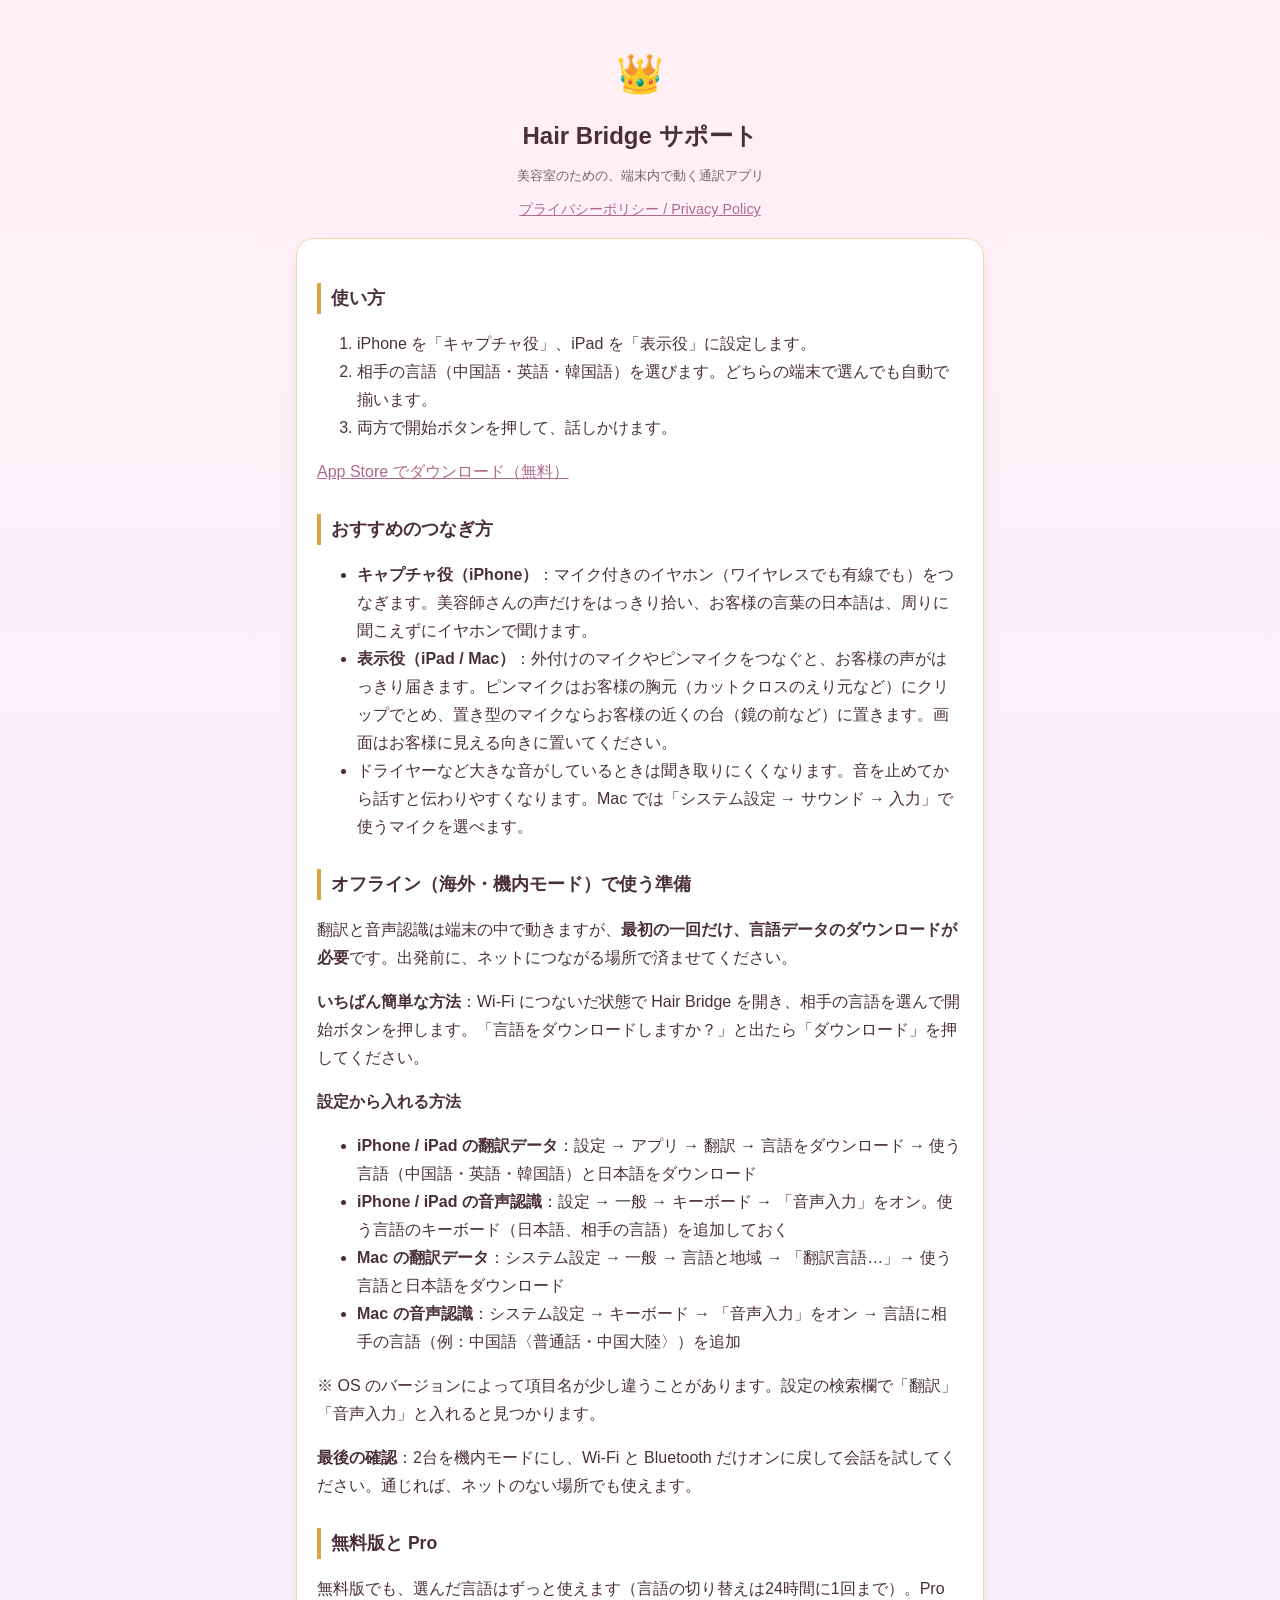
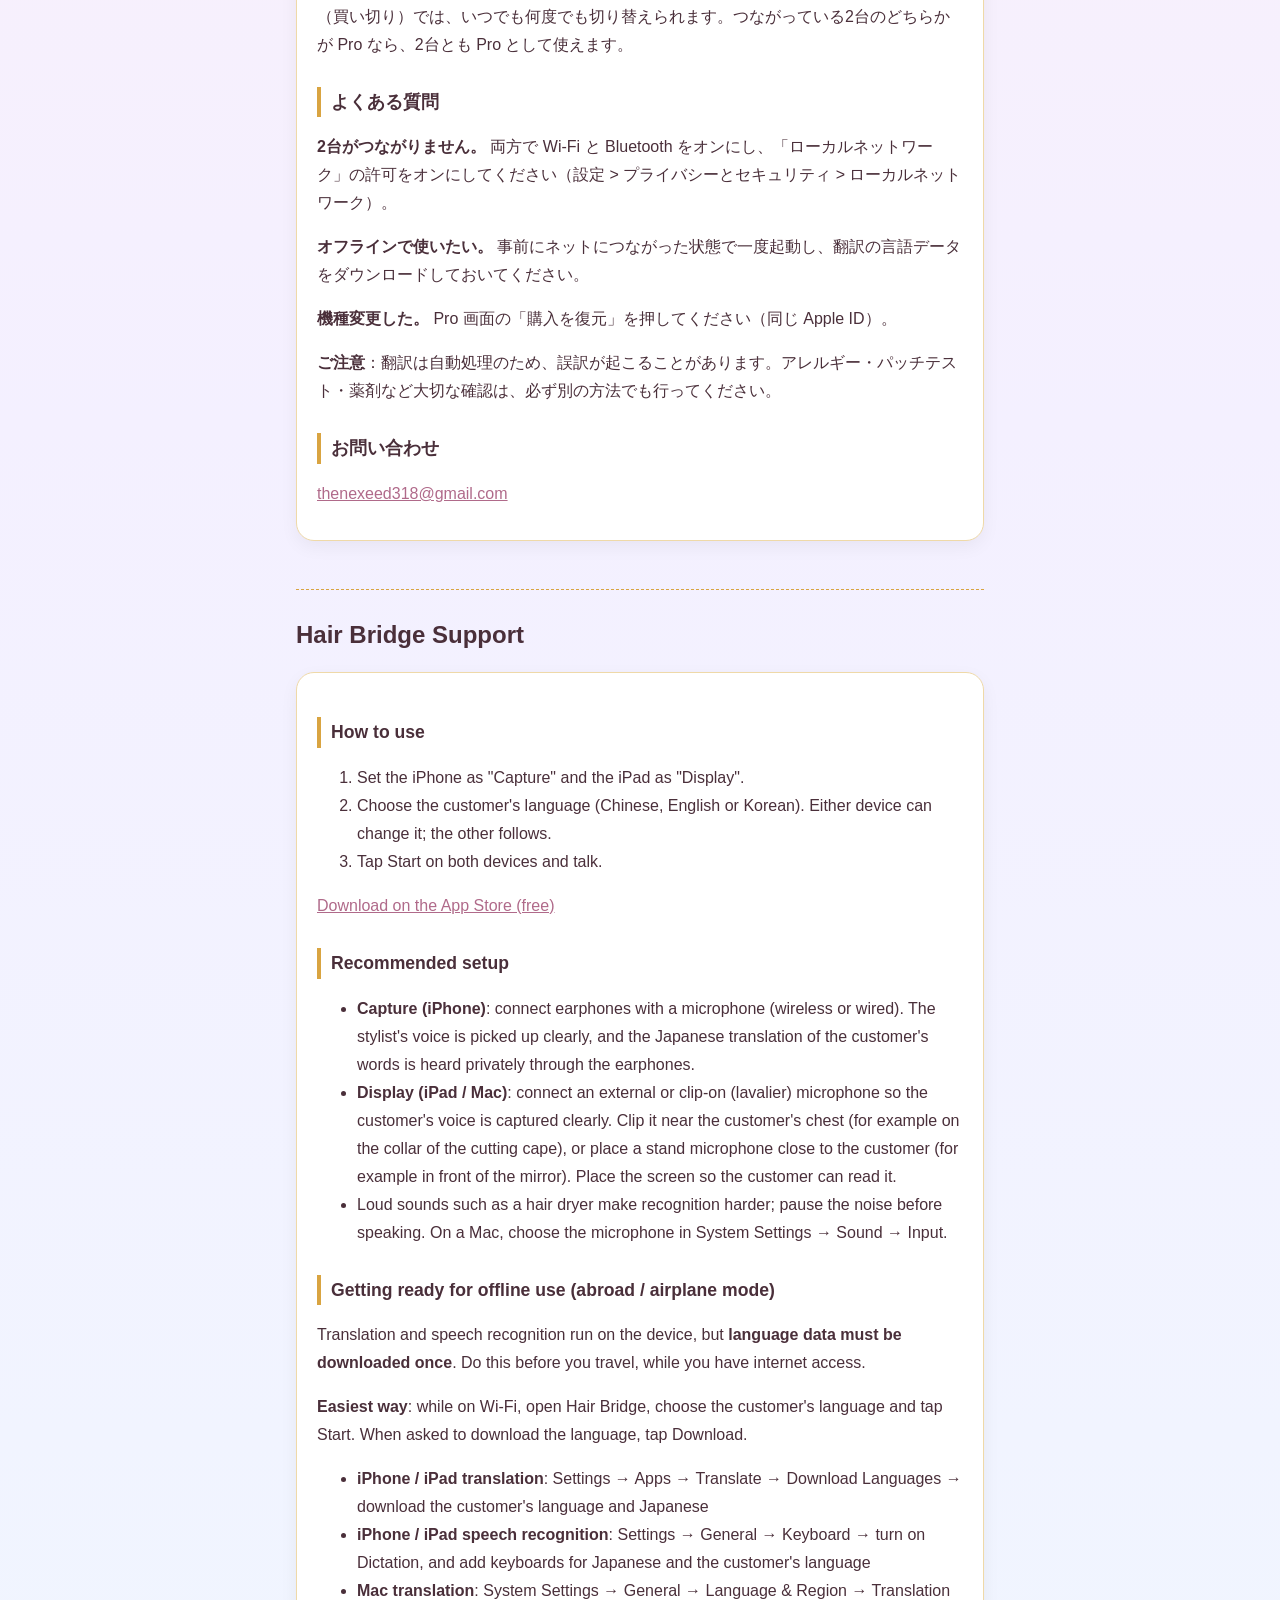
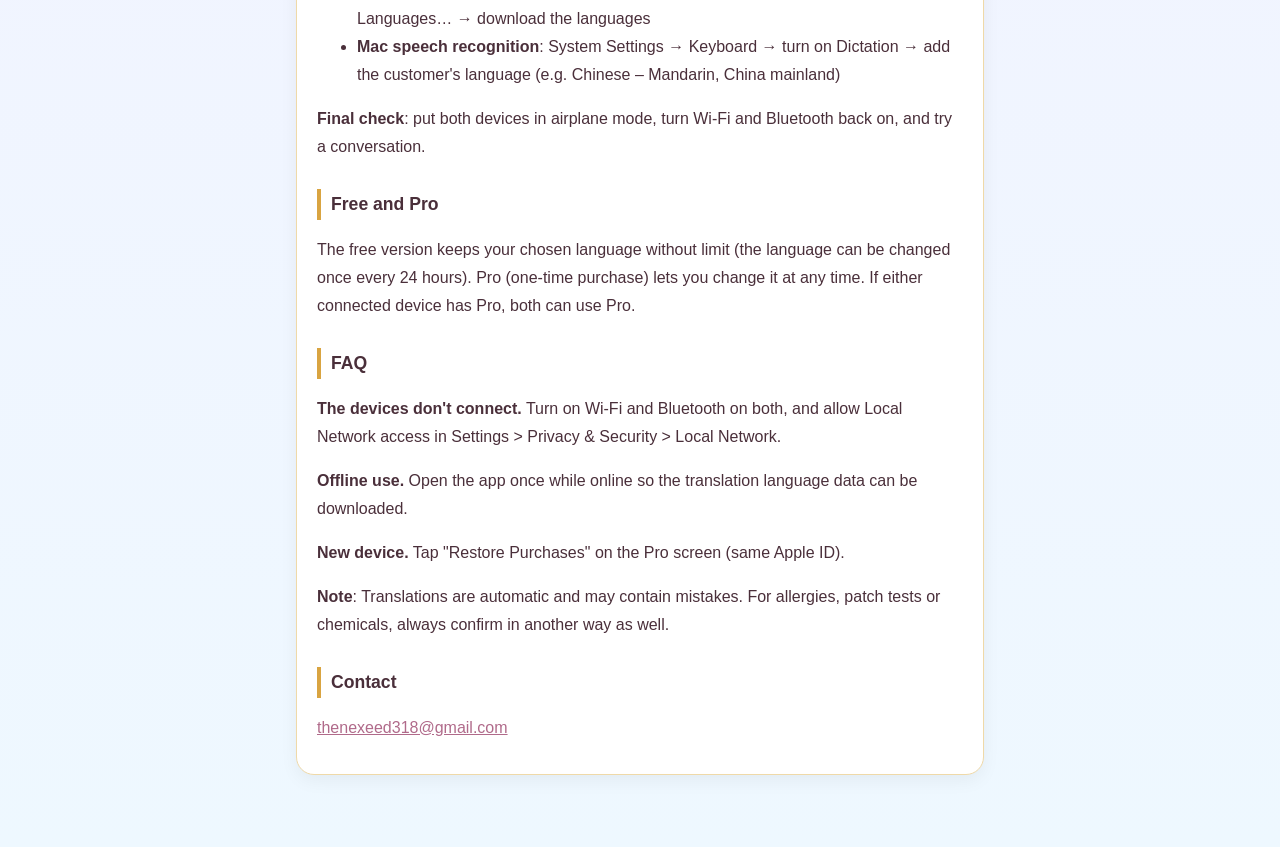
<file: index.html>
<!doctype html>
<html lang="ja">
<head>
<meta charset="utf-8">
<meta name="viewport" content="width=device-width, initial-scale=1">
<title>Hair Bridge サポート / Support</title>
<link rel="stylesheet" href="style.css">
</head>
<body>
<main>
<header><div class="crown">👑</div><h1>Hair Bridge サポート</h1>
<small>美容室のための、端末内で動く通訳アプリ</small></header>
<nav><a href="privacy.html">プライバシーポリシー / Privacy Policy</a></nav>

<div class="card">
<h2>使い方</h2>
<ol>
<li>iPhone を「キャプチャ役」、iPad を「表示役」に設定します。</li>
<li>相手の言語（中国語・英語・韓国語）を選びます。どちらの端末で選んでも自動で揃います。</li>
<li>両方で開始ボタンを押して、話しかけます。</li>
</ol>
<p><a href="https://apps.apple.com/app/hair-bridge/id6821890479">App Store でダウンロード（無料）</a></p>
<h2>おすすめのつなぎ方</h2>
<ul>
<li><b>キャプチャ役（iPhone）</b>：マイク付きのイヤホン（ワイヤレスでも有線でも）をつなぎます。美容師さんの声だけをはっきり拾い、お客様の言葉の日本語は、周りに聞こえずにイヤホンで聞けます。</li>
<li><b>表示役（iPad / Mac）</b>：外付けのマイクやピンマイクをつなぐと、お客様の声がはっきり届きます。ピンマイクはお客様の胸元（カットクロスのえり元など）にクリップでとめ、置き型のマイクならお客様の近くの台（鏡の前など）に置きます。画面はお客様に見える向きに置いてください。</li>
<li>ドライヤーなど大きな音がしているときは聞き取りにくくなります。音を止めてから話すと伝わりやすくなります。Mac では「システム設定 → サウンド → 入力」で使うマイクを選べます。</li>
</ul>
<h2>オフライン（海外・機内モード）で使う準備</h2>
<p>翻訳と音声認識は端末の中で動きますが、<b>最初の一回だけ、言語データのダウンロードが必要</b>です。出発前に、ネットにつながる場所で済ませてください。</p>
<p><b>いちばん簡単な方法</b>：Wi-Fi につないだ状態で Hair Bridge を開き、相手の言語を選んで開始ボタンを押します。「言語をダウンロードしますか？」と出たら「ダウンロード」を押してください。</p>
<p><b>設定から入れる方法</b></p>
<ul>
<li><b>iPhone / iPad の翻訳データ</b>：設定 → アプリ → 翻訳 → 言語をダウンロード → 使う言語（中国語・英語・韓国語）と日本語をダウンロード</li>
<li><b>iPhone / iPad の音声認識</b>：設定 → 一般 → キーボード → 「音声入力」をオン。使う言語のキーボード（日本語、相手の言語）を追加しておく</li>
<li><b>Mac の翻訳データ</b>：システム設定 → 一般 → 言語と地域 → 「翻訳言語…」→ 使う言語と日本語をダウンロード</li>
<li><b>Mac の音声認識</b>：システム設定 → キーボード → 「音声入力」をオン → 言語に相手の言語（例：中国語〈普通話・中国大陸〉）を追加</li>
</ul>
<p>※ OS のバージョンによって項目名が少し違うことがあります。設定の検索欄で「翻訳」「音声入力」と入れると見つかります。</p>
<p><b>最後の確認</b>：2台を機内モードにし、Wi-Fi と Bluetooth だけオンに戻して会話を試してください。通じれば、ネットのない場所でも使えます。</p>

<h2>無料版と Pro</h2>
<p>無料版でも、選んだ言語はずっと使えます（言語の切り替えは24時間に1回まで）。Pro（買い切り）では、いつでも何度でも切り替えられます。つながっている2台のどちらかが Pro なら、2台とも Pro として使えます。</p>
<h2>よくある質問</h2>
<p><b>2台がつながりません。</b> 両方で Wi-Fi と Bluetooth をオンにし、「ローカルネットワーク」の許可をオンにしてください（設定 &gt; プライバシーとセキュリティ &gt; ローカルネットワーク）。</p>
<p><b>オフラインで使いたい。</b> 事前にネットにつながった状態で一度起動し、翻訳の言語データをダウンロードしておいてください。</p>
<p><b>機種変更した。</b> Pro 画面の「購入を復元」を押してください（同じ Apple ID）。</p>
<p><b>ご注意</b>：翻訳は自動処理のため、誤訳が起こることがあります。アレルギー・パッチテスト・薬剤など大切な確認は、必ず別の方法でも行ってください。</p>
<h2>お問い合わせ</h2>
<p><a href="mailto:thenexeed318@gmail.com">thenexeed318@gmail.com</a></p>
</div>

<section class="lang" lang="en">
<h1>Hair Bridge Support</h1>
<div class="card">
<h2>How to use</h2>
<ol>
<li>Set the iPhone as "Capture" and the iPad as "Display".</li>
<li>Choose the customer's language (Chinese, English or Korean). Either device can change it; the other follows.</li>
<li>Tap Start on both devices and talk.</li>
</ol>
<p><a href="https://apps.apple.com/app/hair-bridge/id6821890479">Download on the App Store (free)</a></p>
<h2>Recommended setup</h2>
<ul>
<li><b>Capture (iPhone)</b>: connect earphones with a microphone (wireless or wired). The stylist's voice is picked up clearly, and the Japanese translation of the customer's words is heard privately through the earphones.</li>
<li><b>Display (iPad / Mac)</b>: connect an external or clip-on (lavalier) microphone so the customer's voice is captured clearly. Clip it near the customer's chest (for example on the collar of the cutting cape), or place a stand microphone close to the customer (for example in front of the mirror). Place the screen so the customer can read it.</li>
<li>Loud sounds such as a hair dryer make recognition harder; pause the noise before speaking. On a Mac, choose the microphone in System Settings → Sound → Input.</li>
</ul>
<h2>Getting ready for offline use (abroad / airplane mode)</h2>
<p>Translation and speech recognition run on the device, but <b>language data must be downloaded once</b>. Do this before you travel, while you have internet access.</p>
<p><b>Easiest way</b>: while on Wi-Fi, open Hair Bridge, choose the customer's language and tap Start. When asked to download the language, tap Download.</p>
<ul>
<li><b>iPhone / iPad translation</b>: Settings → Apps → Translate → Download Languages → download the customer's language and Japanese</li>
<li><b>iPhone / iPad speech recognition</b>: Settings → General → Keyboard → turn on Dictation, and add keyboards for Japanese and the customer's language</li>
<li><b>Mac translation</b>: System Settings → General → Language &amp; Region → Translation Languages… → download the languages</li>
<li><b>Mac speech recognition</b>: System Settings → Keyboard → turn on Dictation → add the customer's language (e.g. Chinese – Mandarin, China mainland)</li>
</ul>
<p><b>Final check</b>: put both devices in airplane mode, turn Wi-Fi and Bluetooth back on, and try a conversation.</p>

<h2>Free and Pro</h2>
<p>The free version keeps your chosen language without limit (the language can be changed once every 24 hours). Pro (one-time purchase) lets you change it at any time. If either connected device has Pro, both can use Pro.</p>
<h2>FAQ</h2>
<p><b>The devices don't connect.</b> Turn on Wi-Fi and Bluetooth on both, and allow Local Network access in Settings &gt; Privacy &amp; Security &gt; Local Network.</p>
<p><b>Offline use.</b> Open the app once while online so the translation language data can be downloaded.</p>
<p><b>New device.</b> Tap "Restore Purchases" on the Pro screen (same Apple ID).</p>
<p><b>Note</b>: Translations are automatic and may contain mistakes. For allergies, patch tests or chemicals, always confirm in another way as well.</p>
<h2>Contact</h2>
<p><a href="mailto:thenexeed318@gmail.com">thenexeed318@gmail.com</a></p>
</div>
</section>
</main>
</body>
</html>
</file>
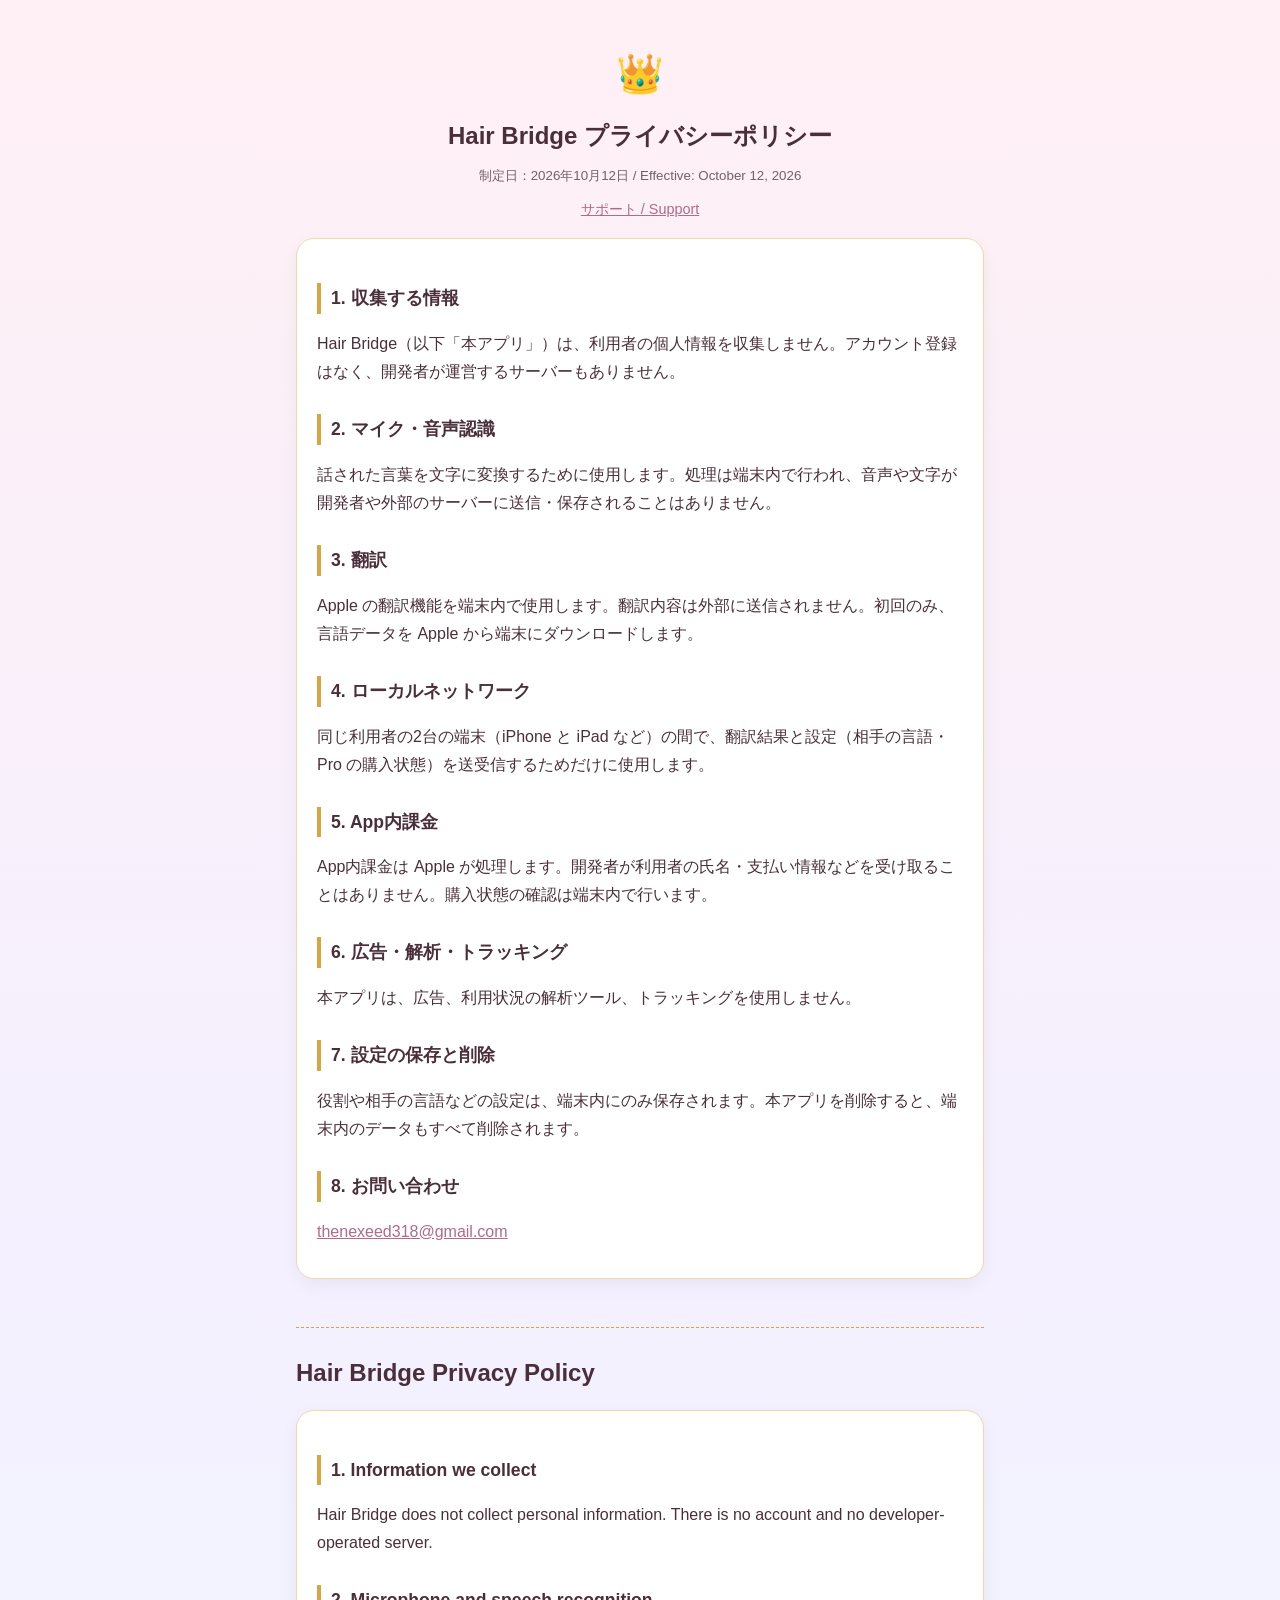
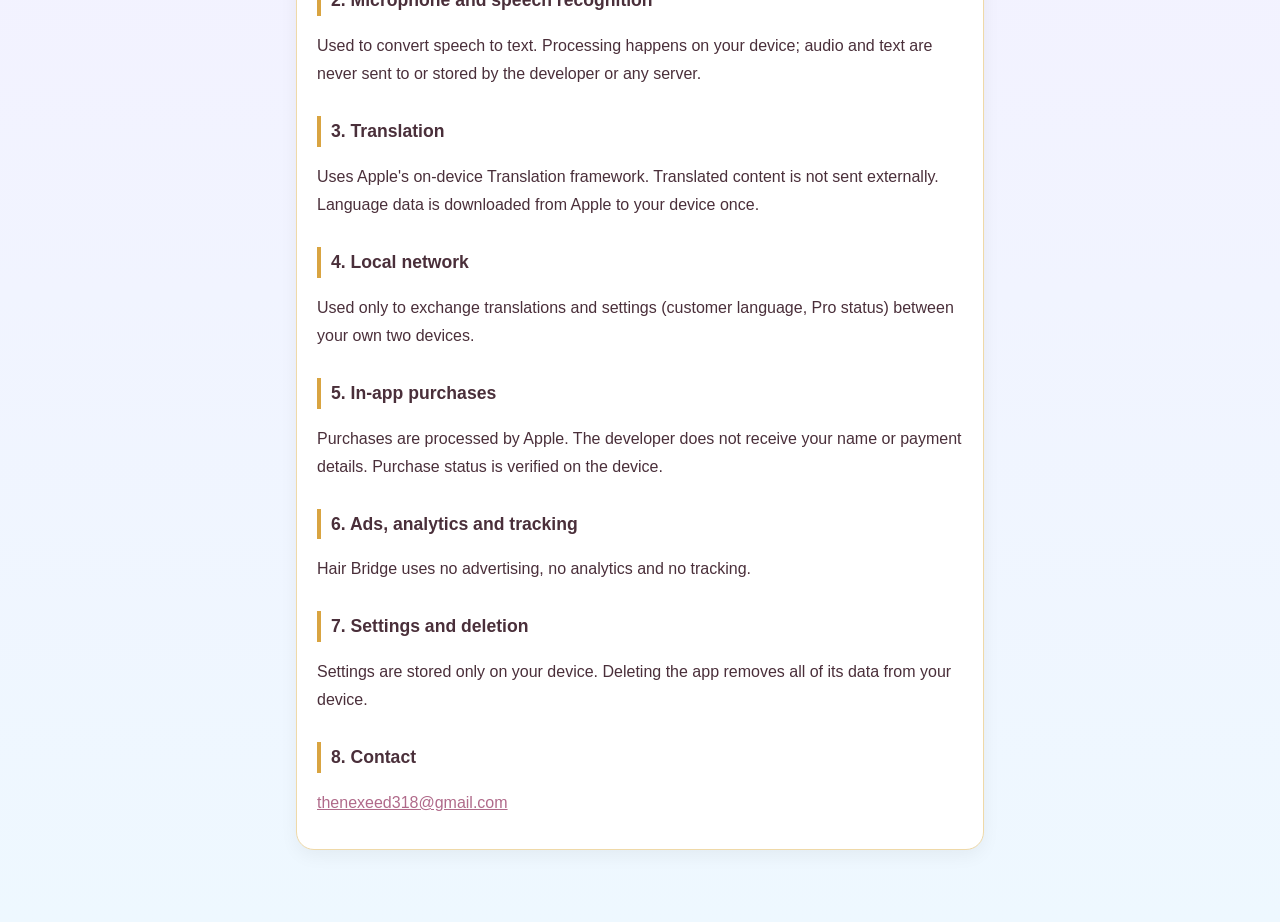
<file: privacy.html>
<!doctype html>
<html lang="ja">
<head>
<meta charset="utf-8">
<meta name="viewport" content="width=device-width, initial-scale=1">
<title>Hair Bridge プライバシーポリシー / Privacy Policy</title>
<link rel="stylesheet" href="style.css">
</head>
<body>
<main>
<header><div class="crown">👑</div><h1>Hair Bridge プライバシーポリシー</h1>
<small>制定日：2026年10月12日 / Effective: October 12, 2026</small></header>
<nav><a href="index.html">サポート / Support</a></nav>

<div class="card">
<h2>1. 収集する情報</h2>
<p>Hair Bridge（以下「本アプリ」）は、利用者の個人情報を収集しません。アカウント登録はなく、開発者が運営するサーバーもありません。</p>
<h2>2. マイク・音声認識</h2>
<p>話された言葉を文字に変換するために使用します。処理は端末内で行われ、音声や文字が開発者や外部のサーバーに送信・保存されることはありません。</p>
<h2>3. 翻訳</h2>
<p>Apple の翻訳機能を端末内で使用します。翻訳内容は外部に送信されません。初回のみ、言語データを Apple から端末にダウンロードします。</p>
<h2>4. ローカルネットワーク</h2>
<p>同じ利用者の2台の端末（iPhone と iPad など）の間で、翻訳結果と設定（相手の言語・Pro の購入状態）を送受信するためだけに使用します。</p>
<h2>5. App内課金</h2>
<p>App内課金は Apple が処理します。開発者が利用者の氏名・支払い情報などを受け取ることはありません。購入状態の確認は端末内で行います。</p>
<h2>6. 広告・解析・トラッキング</h2>
<p>本アプリは、広告、利用状況の解析ツール、トラッキングを使用しません。</p>
<h2>7. 設定の保存と削除</h2>
<p>役割や相手の言語などの設定は、端末内にのみ保存されます。本アプリを削除すると、端末内のデータもすべて削除されます。</p>
<h2>8. お問い合わせ</h2>
<p><a href="mailto:thenexeed318@gmail.com">thenexeed318@gmail.com</a></p>
</div>

<section class="lang" lang="en">
<h1>Hair Bridge Privacy Policy</h1>
<div class="card">
<h2>1. Information we collect</h2>
<p>Hair Bridge does not collect personal information. There is no account and no developer-operated server.</p>
<h2>2. Microphone and speech recognition</h2>
<p>Used to convert speech to text. Processing happens on your device; audio and text are never sent to or stored by the developer or any server.</p>
<h2>3. Translation</h2>
<p>Uses Apple's on-device Translation framework. Translated content is not sent externally. Language data is downloaded from Apple to your device once.</p>
<h2>4. Local network</h2>
<p>Used only to exchange translations and settings (customer language, Pro status) between your own two devices.</p>
<h2>5. In-app purchases</h2>
<p>Purchases are processed by Apple. The developer does not receive your name or payment details. Purchase status is verified on the device.</p>
<h2>6. Ads, analytics and tracking</h2>
<p>Hair Bridge uses no advertising, no analytics and no tracking.</p>
<h2>7. Settings and deletion</h2>
<p>Settings are stored only on your device. Deleting the app removes all of its data from your device.</p>
<h2>8. Contact</h2>
<p><a href="mailto:thenexeed318@gmail.com">thenexeed318@gmail.com</a></p>
</div>
</section>
</main>
</body>
</html>
</file>
<file: style.css>
:root { --bg: #fff5f8; --ink: #4a2f3a; --accent: #d9a441; --rose: #e48aa8; --card: #ffffff; }
* { box-sizing: border-box; }
body { margin: 0; background: linear-gradient(180deg, #fff0f5 0%, #f4f0ff 50%, #eef8ff 100%); color: var(--ink); font-family: -apple-system, "Hiragino Sans", "Apple SD Gothic Neo", sans-serif; line-height: 1.75; }
main { max-width: 720px; margin: 0 auto; padding: 24px 16px 56px; }
header { text-align: center; padding: 16px 0 8px; }
header .crown { font-size: 2.4rem; }
h1 { font-size: 1.5rem; margin: 8px 0 4px; }
h2 { font-size: 1.1rem; margin-top: 28px; border-left: 4px solid var(--accent); padding-left: 10px; }
.card { background: var(--card); border: 1px solid #efd9a8; border-radius: 18px; padding: 16px 20px; margin: 16px 0; box-shadow: 0 6px 18px rgba(0,0,0,.05); }
a { color: #b06a8a; }
.lang { margin-top: 48px; padding-top: 16px; border-top: 1px dashed var(--accent); }
nav { text-align: center; font-size: .9rem; }
small { opacity: .75; }
</file>
